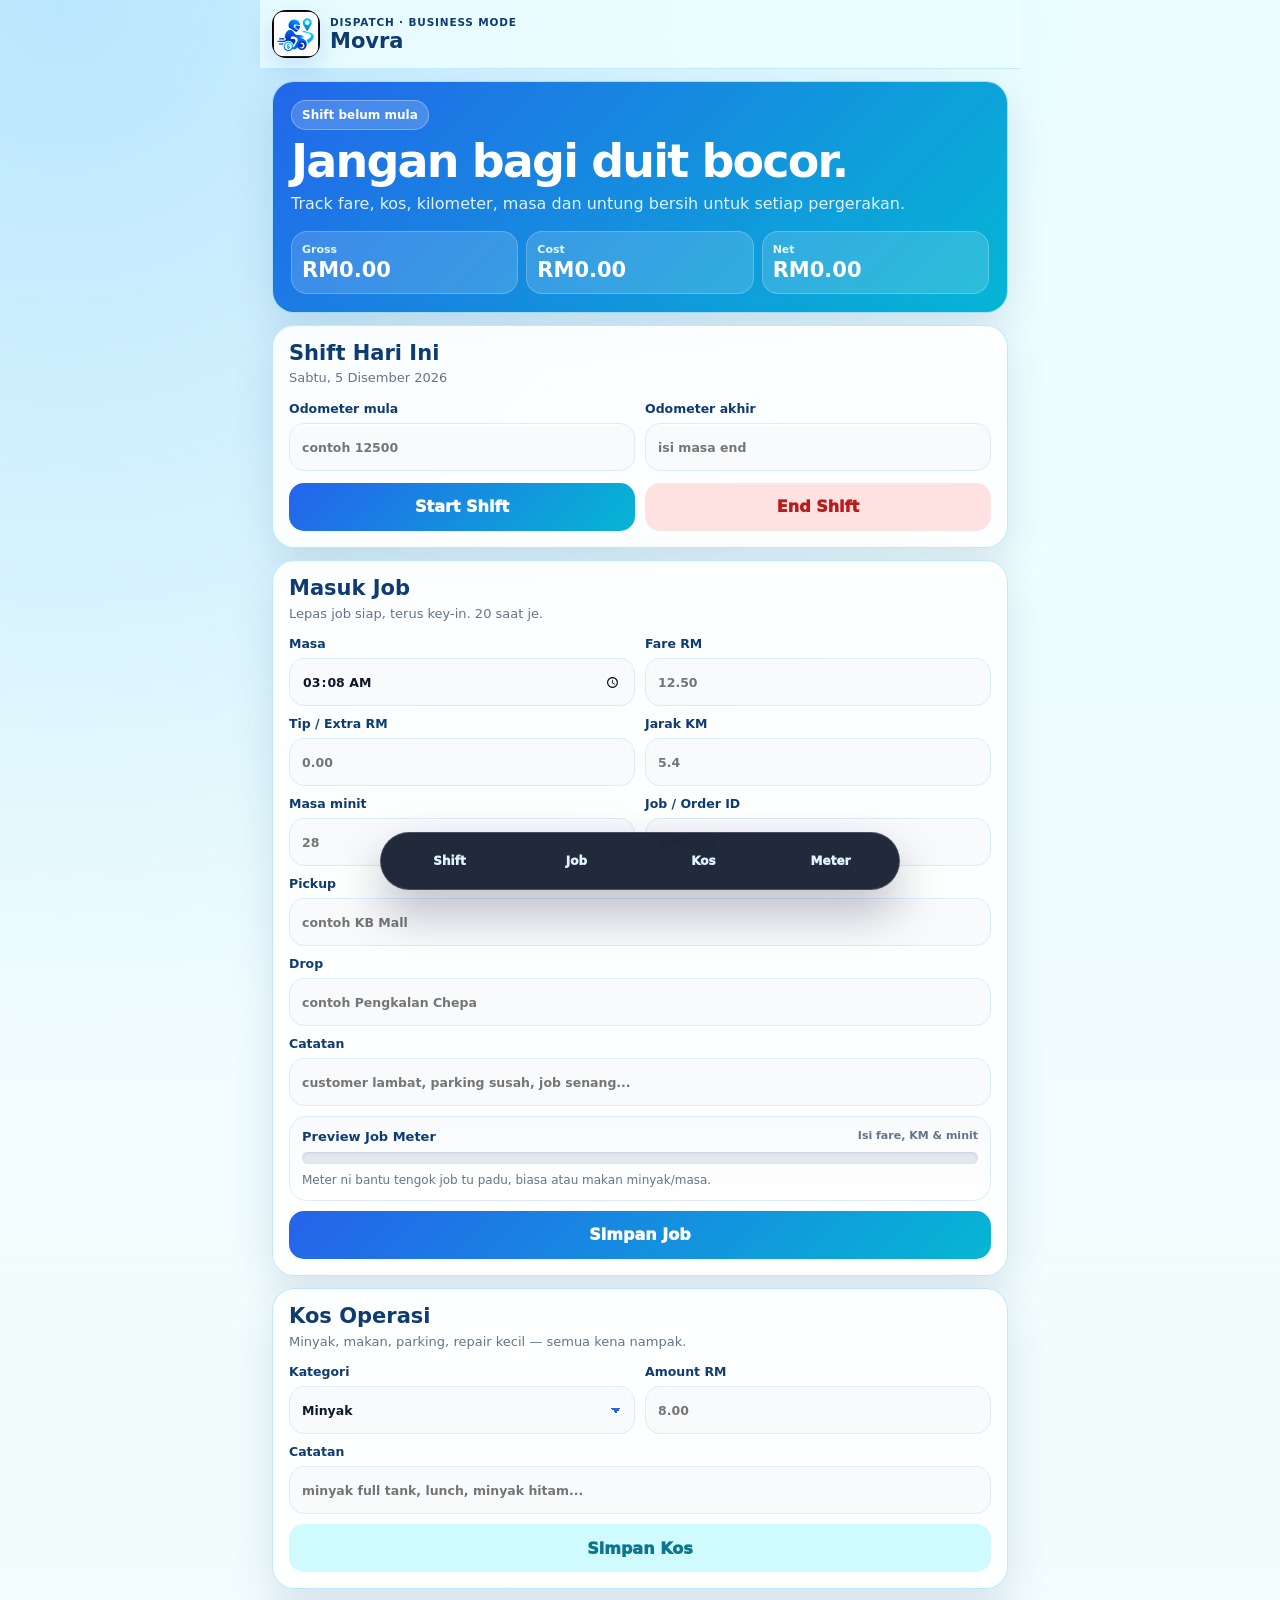
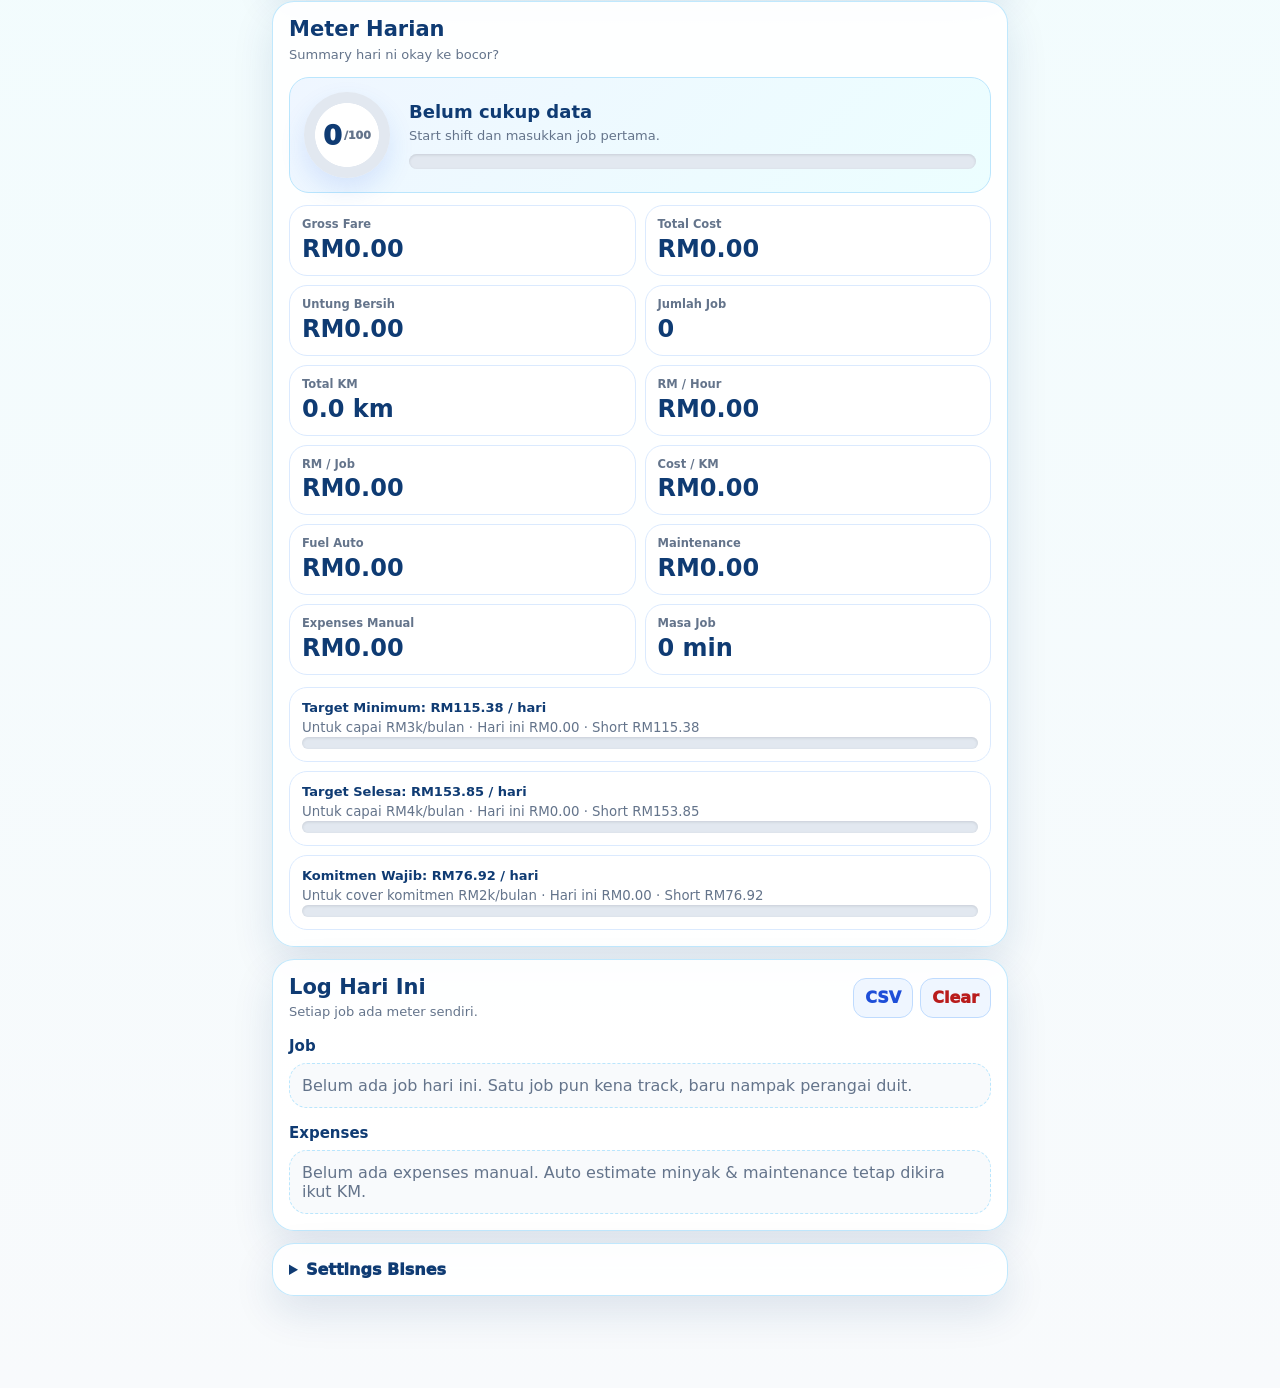
<file: index.html>
<!doctype html>
<html lang="ms">
<head>
  <meta charset="utf-8" />
  <meta name="viewport" content="width=device-width,initial-scale=1,viewport-fit=cover" />
  <meta name="theme-color" content="#06b6d4" />
  <meta name="apple-mobile-web-app-capable" content="yes" />
  <meta name="apple-mobile-web-app-status-bar-style" content="default" />
  <meta name="apple-mobile-web-app-title" content="Movra" />
  <title>Movra</title>

  <link rel="manifest" href="manifest.json" />
  <link rel="icon" href="favicon.ico" sizes="any" />
  <link rel="icon" type="image/png" sizes="32x32" href="icons/icon-32.png" />
  <link rel="apple-touch-icon" href="icons/icon-180.png" />
  <link rel="stylesheet" href="styles.css" />
</head>
<body>
  <div class="app">
    <header class="topbar">
      <div class="brand">
        <img src="icons/icon-96.png" alt="Movra icon" class="brand-icon" />
        <div class="brand-copy">
          <p class="eyebrow">Dispatch · Business Mode</p>
          <h1>Movra</h1>
        </div>
      </div>
      <button class="install-btn" id="installBtn" hidden>Install</button>
    </header>

    <main class="content">
      <section class="hero-card">
        <div class="hero-copy">
          <span class="shift-badge" id="shiftStatus">Shift belum mula</span>
          <h2>Jangan bagi duit bocor.</h2>
          <p>Track fare, kos, kilometer, masa dan untung bersih untuk setiap pergerakan.</p>
        </div>

        <div class="summary-strip" id="liveSummary">
          <div><span>Gross</span><strong>RM0.00</strong></div>
          <div><span>Cost</span><strong>RM0.00</strong></div>
          <div><span>Net</span><strong>RM0.00</strong></div>
        </div>
      </section>

      <section class="card" id="shiftSection">
        <div class="section-title">
          <div>
            <h2>Shift Hari Ini</h2>
            <p id="todayLabel">—</p>
          </div>
        </div>

        <div class="form-grid compact">
          <label>
            Odometer mula
            <input id="odoStart" type="number" inputmode="decimal" step="0.1" placeholder="contoh 12500" />
          </label>
          <label>
            Odometer akhir
            <input id="odoEnd" type="number" inputmode="decimal" step="0.1" placeholder="isi masa end" />
          </label>
        </div>

        <div class="action-grid">
          <button class="btn primary" id="startShiftBtn">Start Shift</button>
          <button class="btn danger" id="endShiftBtn">End Shift</button>
        </div>
      </section>

      <section class="card" id="jobSection">
        <div class="section-title">
          <div>
            <h2>Masuk Job</h2>
            <p>Lepas job siap, terus key-in. 20 saat je.</p>
          </div>
        </div>

        <form id="jobForm" class="form-grid">
          <label>
            Masa
            <input id="jobTime" type="time" />
          </label>
          <label>
            Fare RM
            <input id="fare" type="number" inputmode="decimal" step="0.01" min="0" required placeholder="12.50" />
          </label>
          <label>
            Tip / Extra RM
            <input id="tip" type="number" inputmode="decimal" step="0.01" min="0" placeholder="0.00" />
          </label>
          <label>
            Jarak KM
            <input id="jobKm" type="number" inputmode="decimal" step="0.1" min="0" placeholder="5.4" />
          </label>
          <label>
            Masa minit
            <input id="jobMinutes" type="number" inputmode="numeric" step="1" min="0" placeholder="28" />
          </label>
          <label>
            Job / Order ID
            <input id="jobId" type="text" placeholder="optional" />
          </label>
          <label class="full">
            Pickup
            <input id="pickup" type="text" placeholder="contoh KB Mall" />
          </label>
          <label class="full">
            Drop
            <input id="dropoff" type="text" placeholder="contoh Pengkalan Chepa" />
          </label>
          <label class="full">
            Catatan
            <input id="jobNotes" type="text" placeholder="customer lambat, parking susah, job senang..." />
          </label>

          <div class="meter-preview full" id="jobPreview">
            <div class="meter-head">
              <strong>Preview Job Meter</strong>
              <span>Isi fare, KM & minit</span>
            </div>
            <div class="meter">
              <div style="width:0%"></div>
            </div>
            <p>Meter ni bantu tengok job tu padu, biasa atau makan minyak/masa.</p>
          </div>

          <button class="btn primary full" type="submit">Simpan Job</button>
        </form>
      </section>

      <section class="card" id="expenseSection">
        <div class="section-title">
          <div>
            <h2>Kos Operasi</h2>
            <p>Minyak, makan, parking, repair kecil — semua kena nampak.</p>
          </div>
        </div>

        <form id="expenseForm" class="form-grid">
          <label>
            Kategori
            <select id="expenseCategory">
              <option>Minyak</option>
              <option>Makan</option>
              <option>Parking/Tol</option>
              <option>Maintenance</option>
              <option>Telefon/Data</option>
              <option>Motor Fund</option>
              <option>Lain-lain</option>
            </select>
          </label>
          <label>
            Amount RM
            <input id="expenseAmount" type="number" inputmode="decimal" step="0.01" min="0" required placeholder="8.00" />
          </label>
          <label class="full">
            Catatan
            <input id="expenseNotes" type="text" placeholder="minyak full tank, lunch, minyak hitam..." />
          </label>
          <button class="btn secondary full" type="submit">Simpan Kos</button>
        </form>
      </section>

      <section class="card" id="dashboardSection">
        <div class="section-title">
          <div>
            <h2>Meter Harian</h2>
            <p>Summary hari ni okay ke bocor?</p>
          </div>
        </div>

        <div class="daily-meter-card" id="dailyMeterCard">
          <div class="meter-score">
            <span id="dailyScore">0</span>
            <small>/100</small>
          </div>
          <div class="meter-copy">
            <strong id="dailyLabel">Belum cukup data</strong>
            <p id="dailyAdvice">Start shift dan masukkan job pertama.</p>
            <div class="meter big"><div id="dailyMeterBar" style="width:0%"></div></div>
          </div>
        </div>

        <div class="stats-grid" id="statsGrid"></div>

        <div class="target-box" id="targetProgress"></div>
      </section>

      <section class="card" id="logSection">
        <div class="section-title split">
          <div>
            <h2>Log Hari Ini</h2>
            <p>Setiap job ada meter sendiri.</p>
          </div>
          <div class="mini-actions">
            <button class="btn ghost" id="exportCsvBtn">CSV</button>
            <button class="btn ghost danger-text" id="clearTodayBtn">Clear</button>
          </div>
        </div>

        <h3 class="subhead">Job</h3>
        <div id="jobList" class="list"></div>

        <h3 class="subhead">Expenses</h3>
        <div id="expenseList" class="list"></div>
      </section>

      <section class="card settings" id="settingsSection">
        <details>
          <summary>Settings Bisnes</summary>
          <div class="form-grid settings-grid">
            <label>
              Target net minimum / bulan
              <input id="targetMin" type="number" inputmode="decimal" step="50" value="3000" />
            </label>
            <label>
              Target net selesa / bulan
              <input id="targetComfort" type="number" inputmode="decimal" step="50" value="4000" />
            </label>
            <label>
              Komitmen wajib / bulan
              <input id="monthlyCommitment" type="number" inputmode="decimal" step="50" value="2000" />
            </label>
            <label>
              Hari kerja / bulan
              <input id="workDays" type="number" inputmode="numeric" step="1" value="26" />
            </label>
            <label>
              Harga minyak / liter
              <input id="fuelPrice" type="number" inputmode="decimal" step="0.01" value="2.05" />
            </label>
            <label>
              Anggaran KM / liter
              <input id="kmPerLiter" type="number" inputmode="decimal" step="1" value="40" />
            </label>
            <label>
              Maintenance reserve / KM
              <input id="maintenancePerKm" type="number" inputmode="decimal" step="0.01" value="0.08" />
            </label>
            <label>
              Makan bajet / shift
              <input id="mealBudget" type="number" inputmode="decimal" step="1" value="12" />
            </label>
            <button class="btn primary full" id="saveSettingsBtn" type="button">Simpan Settings</button>
          </div>
        </details>
      </section>
    </main>

    <nav class="bottom-nav" aria-label="Navigasi utama">
      <a href="#shiftSection">Shift</a>
      <a href="#jobSection">Job</a>
      <a href="#expenseSection">Kos</a>
      <a href="#dashboardSection">Meter</a>
    </nav>
  </div>

  <dialog id="summaryDialog">
    <div class="dialog-card">
      <div class="dialog-top">
        <img src="icons/icon-96.png" alt="" />
        <div>
          <h2>Summary Shift</h2>
          <p id="summaryDate">Hari ini</p>
        </div>
      </div>
      <div id="endSummary"></div>
      <button class="btn primary full" id="closeSummaryBtn">Okay, ngam</button>
    </div>
  </dialog>

  <script src="app.js"></script>
</body>
</html>
</file>
<file: styles.css>
:root{
  --bg1:#ecfeff;
  --bg2:#f8fafc;
  --card:#ffffff;
  --text:#0f172a;
  --muted:#64748b;
  --soft:#e0f2fe;
  --line:#dbeafe;
  --cyan:#06b6d4;
  --cyan2:#22d3ee;
  --blue:#2563eb;
  --deep:#0f3b73;
  --green:#16a34a;
  --amber:#f59e0b;
  --red:#ef4444;
  --shadow:0 16px 42px rgba(15,59,115,.12);
  --radius:22px;
  --safe-bottom:env(safe-area-inset-bottom, 0px);
}

*{box-sizing:border-box;min-width:0}
html{scroll-behavior:smooth}
body{
  margin:0;
  min-height:100svh;
  overflow-x:hidden;
  font-family:Inter,ui-sans-serif,system-ui,-apple-system,BlinkMacSystemFont,"Segoe UI",Roboto,Arial,sans-serif;
  color:var(--text);
  background:
    radial-gradient(circle at 5% 0%, #bae6fd 0, transparent 32%),
    linear-gradient(180deg,var(--bg1),var(--bg2));
}
button,input,select{font:inherit}
button{border:0;cursor:pointer}
img{max-width:100%;display:block}
.app{
  width:100%;
  max-width:760px;
  margin:0 auto;
  padding:14px 12px calc(92px + var(--safe-bottom));
}
.topbar{
  position:sticky;
  top:0;
  z-index:10;
  margin:-14px -12px 12px;
  padding:calc(10px + env(safe-area-inset-top,0px)) 12px 10px;
  background:rgba(236,254,255,.88);
  backdrop-filter:blur(18px);
  border-bottom:1px solid rgba(186,230,253,.8);
  display:flex;
  align-items:center;
  justify-content:space-between;
  gap:10px;
}
.brand{display:flex;align-items:center;gap:10px;min-width:0}
.brand-icon{
  width:48px;
  height:48px;
  border-radius:14px;
  box-shadow:0 10px 28px rgba(37,99,235,.18);
  flex:0 0 auto;
}
.brand-copy{min-width:0}
.eyebrow{
  margin:0 0 2px;
  color:var(--deep);
  font-size:10.5px;
  line-height:1.2;
  font-weight:900;
  letter-spacing:.08em;
  text-transform:uppercase;
  white-space:nowrap;
  overflow:hidden;
  text-overflow:ellipsis;
}
h1{
  margin:0;
  font-size:21px;
  line-height:1.05;
  color:#0f3b73;
  white-space:nowrap;
  overflow:hidden;
  text-overflow:ellipsis;
}
.install-btn{
  flex:0 0 auto;
  min-height:38px;
  padding:0 12px;
  border-radius:999px;
  font-weight:900;
  color:#fff;
  background:linear-gradient(135deg,var(--blue),var(--cyan));
}
.content{display:grid;gap:12px}
.hero-card,.card{
  width:100%;
  border:1px solid rgba(186,230,253,.9);
  border-radius:var(--radius);
  background:rgba(255,255,255,.9);
  box-shadow:var(--shadow);
  overflow:hidden;
}
.hero-card{
  padding:18px;
  background:
    linear-gradient(135deg,rgba(37,99,235,.95),rgba(6,182,212,.92)),
    #06b6d4;
  color:white;
}
.hero-copy{min-width:0}
.shift-badge{
  display:inline-flex;
  max-width:100%;
  align-items:center;
  padding:7px 10px;
  border-radius:999px;
  background:rgba(255,255,255,.18);
  border:1px solid rgba(255,255,255,.32);
  font-weight:900;
  font-size:12px;
  margin-bottom:10px;
}
.hero-card h2{
  margin:0 0 8px;
  font-size:clamp(28px,8vw,46px);
  line-height:.95;
  letter-spacing:-.04em;
}
.hero-card p{
  margin:0;
  color:#e0f2fe;
  line-height:1.45;
}
.summary-strip{
  margin-top:16px;
  display:grid;
  grid-template-columns:repeat(3,1fr);
  gap:8px;
}
.summary-strip div{
  padding:11px 10px;
  border-radius:16px;
  background:rgba(255,255,255,.15);
  border:1px solid rgba(255,255,255,.22);
}
.summary-strip span{
  display:block;
  font-size:11px;
  color:#dffafe;
  font-weight:800;
}
.summary-strip strong{
  display:block;
  margin-top:3px;
  font-size:clamp(15px,4.2vw,21px);
  line-height:1.1;
  white-space:nowrap;
}
.card{padding:16px}
.section-title{
  display:flex;
  align-items:flex-start;
  justify-content:space-between;
  gap:10px;
  margin-bottom:14px;
}
.section-title h2{
  margin:0 0 4px;
  color:#0f3b73;
  font-size:21px;
  line-height:1.12;
}
.section-title p{
  margin:0;
  color:var(--muted);
  line-height:1.35;
  font-size:13px;
}
.form-grid{
  display:grid;
  grid-template-columns:1fr 1fr;
  gap:10px;
}
.form-grid.compact{grid-template-columns:1fr 1fr}
label{
  display:flex;
  flex-direction:column;
  gap:7px;
  color:#0f3b73;
  font-size:12.5px;
  line-height:1.2;
  font-weight:900;
}
input,select{
  appearance:none;
  width:100%;
  min-height:48px;
  border:1px solid var(--line);
  border-radius:15px;
  padding:12px 12px;
  outline:none;
  color:var(--text);
  background:#f8fafc;
  box-shadow:inset 0 1px 0 rgba(255,255,255,.75);
}
select{
  background-image:linear-gradient(45deg,transparent 50%,#2563eb 50%),linear-gradient(135deg,#2563eb 50%,transparent 50%);
  background-position:calc(100% - 18px) 21px, calc(100% - 13px) 21px;
  background-size:5px 5px,5px 5px;
  background-repeat:no-repeat;
  padding-right:34px;
}
input:focus,select:focus{
  background:#fff;
  border-color:var(--cyan);
  box-shadow:0 0 0 4px rgba(6,182,212,.14);
}
.full{grid-column:1/-1}
.action-grid{
  margin-top:12px;
  display:grid;
  grid-template-columns:1fr 1fr;
  gap:10px;
}
.btn{
  min-height:48px;
  border-radius:15px;
  padding:0 14px;
  font-weight:950;
  line-height:1.1;
  display:inline-flex;
  align-items:center;
  justify-content:center;
  text-align:center;
}
.primary{background:linear-gradient(135deg,var(--blue),var(--cyan));color:white}
.secondary{background:#cffafe;color:#0e7490}
.danger{background:#fee2e2;color:#b91c1c}
.ghost{background:#eff6ff;color:#1d4ed8;border:1px solid #bfdbfe}
.danger-text{color:#b91c1c}
.meter-preview{
  border:1px solid var(--line);
  border-radius:18px;
  padding:12px;
  background:linear-gradient(180deg,#f8fafc,#ffffff);
}
.meter-head{
  display:flex;
  align-items:flex-start;
  justify-content:space-between;
  gap:10px;
  margin-bottom:8px;
}
.meter-head strong{font-size:13px;color:#0f3b73}
.meter-head span{
  flex:0 0 auto;
  font-size:11px;
  color:var(--muted);
  font-weight:900;
}
.meter{
  height:12px;
  width:100%;
  border-radius:999px;
  overflow:hidden;
  background:#e2e8f0;
  box-shadow:inset 0 1px 3px rgba(15,23,42,.12);
}
.meter.big{height:15px}
.meter > div{
  height:100%;
  border-radius:999px;
  background:linear-gradient(90deg,var(--red),var(--amber),var(--green));
  transition:width .25s ease;
}
.meter-preview p{
  margin:8px 0 0;
  color:var(--muted);
  font-size:12px;
  line-height:1.35;
}
.daily-meter-card{
  display:grid;
  grid-template-columns:92px 1fr;
  align-items:center;
  gap:13px;
  padding:14px;
  border-radius:20px;
  background:linear-gradient(135deg,#eff6ff,#ecfeff);
  border:1px solid #bae6fd;
}
.meter-score{
  width:86px;
  height:86px;
  border-radius:50%;
  background:
    radial-gradient(circle at center,#fff 0 52%,transparent 53%),
    conic-gradient(var(--cyan) 0deg,#e2e8f0 0deg);
  display:flex;
  align-items:center;
  justify-content:center;
  color:#0f3b73;
  box-shadow:0 12px 26px rgba(37,99,235,.13);
}
.meter-score span{font-size:27px;font-weight:950}
.meter-score small{font-size:11px;font-weight:950;color:var(--muted);margin-left:2px}
.meter-copy strong{
  display:block;
  color:#0f3b73;
  font-size:18px;
  line-height:1.15;
  margin-bottom:4px;
}
.meter-copy p{
  margin:0 0 9px;
  color:var(--muted);
  font-size:13px;
  line-height:1.35;
}
.stats-grid{
  margin-top:12px;
  display:grid;
  grid-template-columns:1fr 1fr;
  gap:9px;
}
.stat{
  border:1px solid var(--line);
  border-radius:18px;
  background:#fff;
  padding:12px;
  overflow:hidden;
}
.stat span{
  display:block;
  color:var(--muted);
  font-size:11.5px;
  font-weight:900;
  line-height:1.2;
}
.stat strong{
  display:block;
  margin-top:5px;
  font-size:clamp(16px,4.8vw,24px);
  line-height:1.08;
  color:#0f3b73;
  overflow-wrap:anywhere;
}
.target-box{
  margin-top:12px;
  display:grid;
  gap:9px;
}
.target-row{
  border:1px solid var(--line);
  border-radius:18px;
  padding:12px;
  background:#fff;
}
.target-row strong{
  display:block;
  color:#0f3b73;
  font-size:13px;
}
.target-row small{
  display:block;
  color:var(--muted);
  margin-top:4px;
  line-height:1.35;
}
.split{align-items:center}
.mini-actions{
  display:flex;
  gap:7px;
  flex:0 0 auto;
}
.mini-actions .btn{
  min-height:40px;
  padding:0 11px;
  border-radius:13px;
}
.subhead{
  margin:16px 0 8px;
  color:#0f3b73;
  font-size:15px;
}
.list{
  display:grid;
  gap:9px;
}
.item{
  border:1px solid var(--line);
  border-radius:18px;
  background:#fff;
  padding:12px;
  overflow:hidden;
}
.item-main{
  display:flex;
  justify-content:space-between;
  align-items:flex-start;
  gap:10px;
}
.item-title{
  font-weight:950;
  color:#0f3b73;
  line-height:1.2;
  overflow-wrap:anywhere;
}
.item-sub{
  display:block;
  color:var(--muted);
  margin-top:4px;
  font-size:12px;
  line-height:1.35;
  overflow-wrap:anywhere;
}
.item-money{
  flex:0 0 auto;
  font-weight:950;
  color:#0f3b73;
}
.item-meter{
  margin-top:10px;
}
.meter-line{
  display:flex;
  justify-content:space-between;
  gap:10px;
  margin-bottom:6px;
  color:var(--muted);
  font-size:11.5px;
  font-weight:900;
}
.item-actions{
  margin-top:10px;
  display:flex;
  justify-content:flex-end;
}
.delete-btn{
  min-height:34px;
  border-radius:11px;
  padding:0 10px;
  color:#b91c1c;
  background:#fee2e2;
  font-weight:950;
}
.empty{
  border:1px dashed #bae6fd;
  background:#f8fafc;
  color:var(--muted);
}
details summary{
  cursor:pointer;
  font-weight:950;
  color:#0f3b73;
}
.settings-grid{margin-top:14px}
.bottom-nav{
  position:fixed;
  left:50%;
  bottom:calc(10px + var(--safe-bottom));
  transform:translateX(-50%);
  width:min(94vw,520px);
  z-index:20;
  display:grid;
  grid-template-columns:repeat(4,1fr);
  gap:4px;
  padding:7px;
  border-radius:999px;
  background:rgba(15,23,42,.92);
  border:1px solid rgba(255,255,255,.18);
  box-shadow:0 22px 48px rgba(15,23,42,.28);
  backdrop-filter:blur(18px);
}
.bottom-nav a{
  min-height:42px;
  display:flex;
  align-items:center;
  justify-content:center;
  border-radius:999px;
  text-decoration:none;
  color:#e0f2fe;
  font-size:12px;
  font-weight:950;
}
.bottom-nav a:active,.bottom-nav a:hover{background:rgba(255,255,255,.12)}
dialog{
  width:min(94vw,520px);
  border:0;
  padding:0;
  border-radius:24px;
  box-shadow:0 34px 90px rgba(15,23,42,.35);
}
dialog::backdrop{background:rgba(15,23,42,.45);backdrop-filter:blur(5px)}
.dialog-card{
  padding:18px;
  background:#fff;
}
.dialog-top{
  display:flex;
  gap:10px;
  align-items:center;
  margin-bottom:12px;
}
.dialog-top img{
  width:52px;
  height:52px;
  border-radius:15px;
}
.dialog-top h2{margin:0;color:#0f3b73}
.dialog-top p{margin:2px 0 0;color:var(--muted)}
.end-meter{
  padding:14px;
  border-radius:20px;
  background:#ecfeff;
  border:1px solid #bae6fd;
  margin-bottom:10px;
}
.end-meter strong{
  display:block;
  font-size:22px;
  line-height:1.1;
  color:#0f3b73;
}
.end-meter p{
  color:var(--muted);
  margin:8px 0 0;
  line-height:1.4;
}
@media (max-width:420px){
  .app{padding-left:10px;padding-right:10px}
  .topbar{margin-left:-10px;margin-right:-10px;padding-left:10px;padding-right:10px}
  .brand-icon{width:44px;height:44px;border-radius:13px}
  h1{font-size:19px}
  .hero-card,.card{border-radius:20px}
  .card{padding:14px}
  .form-grid,.form-grid.compact{grid-template-columns:1fr}
  .action-grid{grid-template-columns:1fr}
  .summary-strip{grid-template-columns:1fr 1fr 1fr;gap:6px}
  .summary-strip div{padding:10px 7px;border-radius:14px}
  .summary-strip span{font-size:10px}
  .summary-strip strong{font-size:14px}
  .stats-grid{grid-template-columns:1fr 1fr}
  .daily-meter-card{grid-template-columns:80px 1fr;padding:12px}
  .meter-score{width:74px;height:74px}
  .meter-score span{font-size:23px}
  .section-title.split{display:block}
  .mini-actions{margin-top:10px}
  .mini-actions .btn{flex:1}
}
@media (max-width:340px){
  .summary-strip{grid-template-columns:1fr}
  .stats-grid{grid-template-columns:1fr}
  .daily-meter-card{grid-template-columns:1fr}
  .meter-score{margin:auto}
  .bottom-nav a{font-size:11px}
}
</file>
